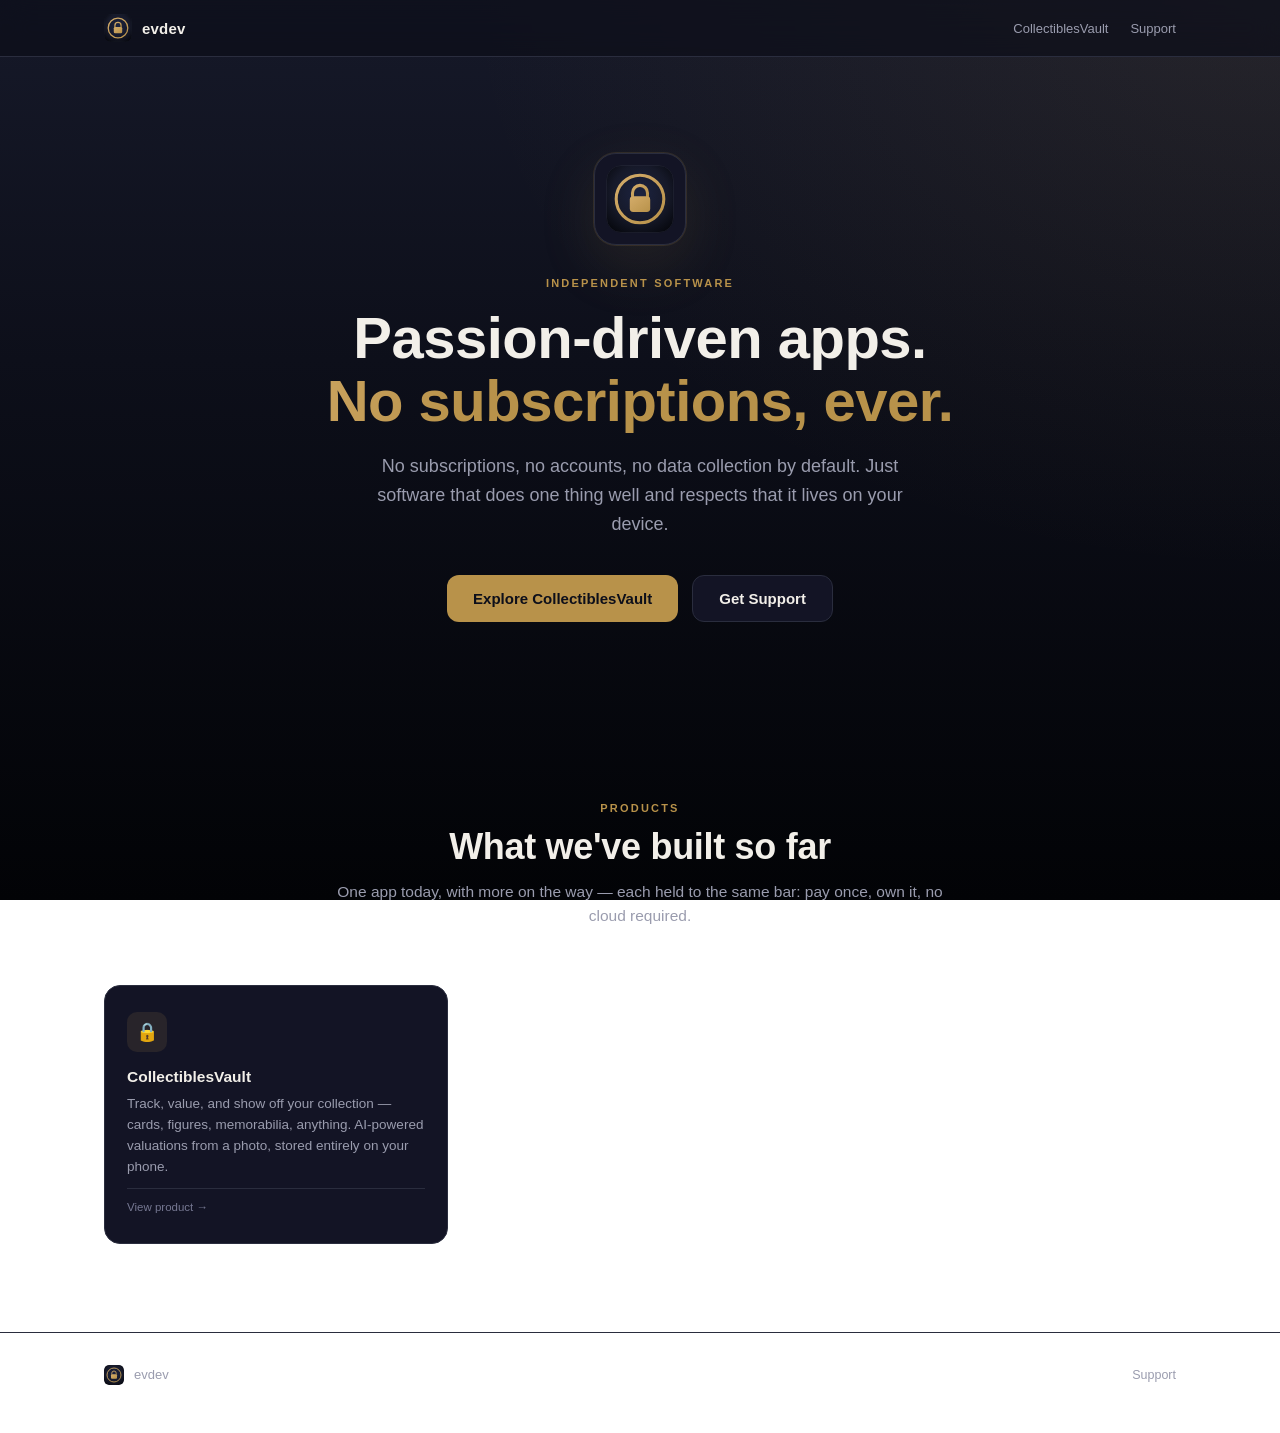
<file: index.html>
<!DOCTYPE html>
<html lang="en">
<head>
<meta charset="UTF-8">
<meta name="viewport" content="width=device-width, initial-scale=1.0">
<title>evdev — Independent software, built simply.</title>
<meta name="description" content="evdev builds small, focused apps with no subscriptions, no accounts, and no data collection — starting with CollectiblesVault.">
<link rel="icon" href="assets/logo.svg">
<link rel="stylesheet" href="styles.css">
</head>
<body>

<nav>
  <div class="wrap">
    <a class="brand" href="index.html">
      <img src="assets/logo.svg" alt="evdev icon">
      evdev
    </a>
    <div class="nav-links">
      <a href="collectiblesvault/index.html">CollectiblesVault</a>
      <a href="support.html">Support</a>
    </div>
  </div>
</nav>

<header class="hero">
  <div class="wrap">
    <div class="hero-icon-ring"><img src="assets/logo.svg" alt=""></div>
    <div class="eyebrow">Independent software</div>
    <h1 class="display">Passion-driven apps.<br><span>No subscriptions, ever.</span></h1>
    <p class="hero-sub">
      No subscriptions, no accounts, no data collection by default. Just software that
      does one thing well and respects that it lives on your device.
    </p>
    <div class="hero-actions">
      <a class="btn-primary" href="collectiblesvault/index.html">Explore CollectiblesVault</a>
      <a class="btn-ghost" href="support.html">Get Support</a>
    </div>
  </div>
</header>

<section id="products">
  <div class="wrap">
    <div class="section-head reveal">
      <div class="eyebrow">Products</div>
      <h2>What we've built so far</h2>
      <p>One app today, with more on the way — each held to the same bar: pay once, own it, no cloud required.</p>
    </div>
    <div class="grid stagger">
      <a class="feature-card reveal" href="collectiblesvault/index.html" style="display:block;">
        <div class="feature-icon">🔒</div>
        <h3>CollectiblesVault</h3>
        <p>Track, value, and show off your collection — cards, figures, memorabilia, anything. AI-powered valuations from a photo, stored entirely on your phone.</p>
        <p class="feature-footnote">View product →</p>
      </a>
    </div>
  </div>
</section>

<footer>
  <div class="wrap">
    <a class="footer-brand" href="index.html">
      <img src="assets/logo.svg" alt="">
      evdev
    </a>
    <div class="footer-links">
      <a href="support.html">Support</a>
    </div>
  </div>
</footer>

<script src="common.js"></script>
</body>
</html>
</file>
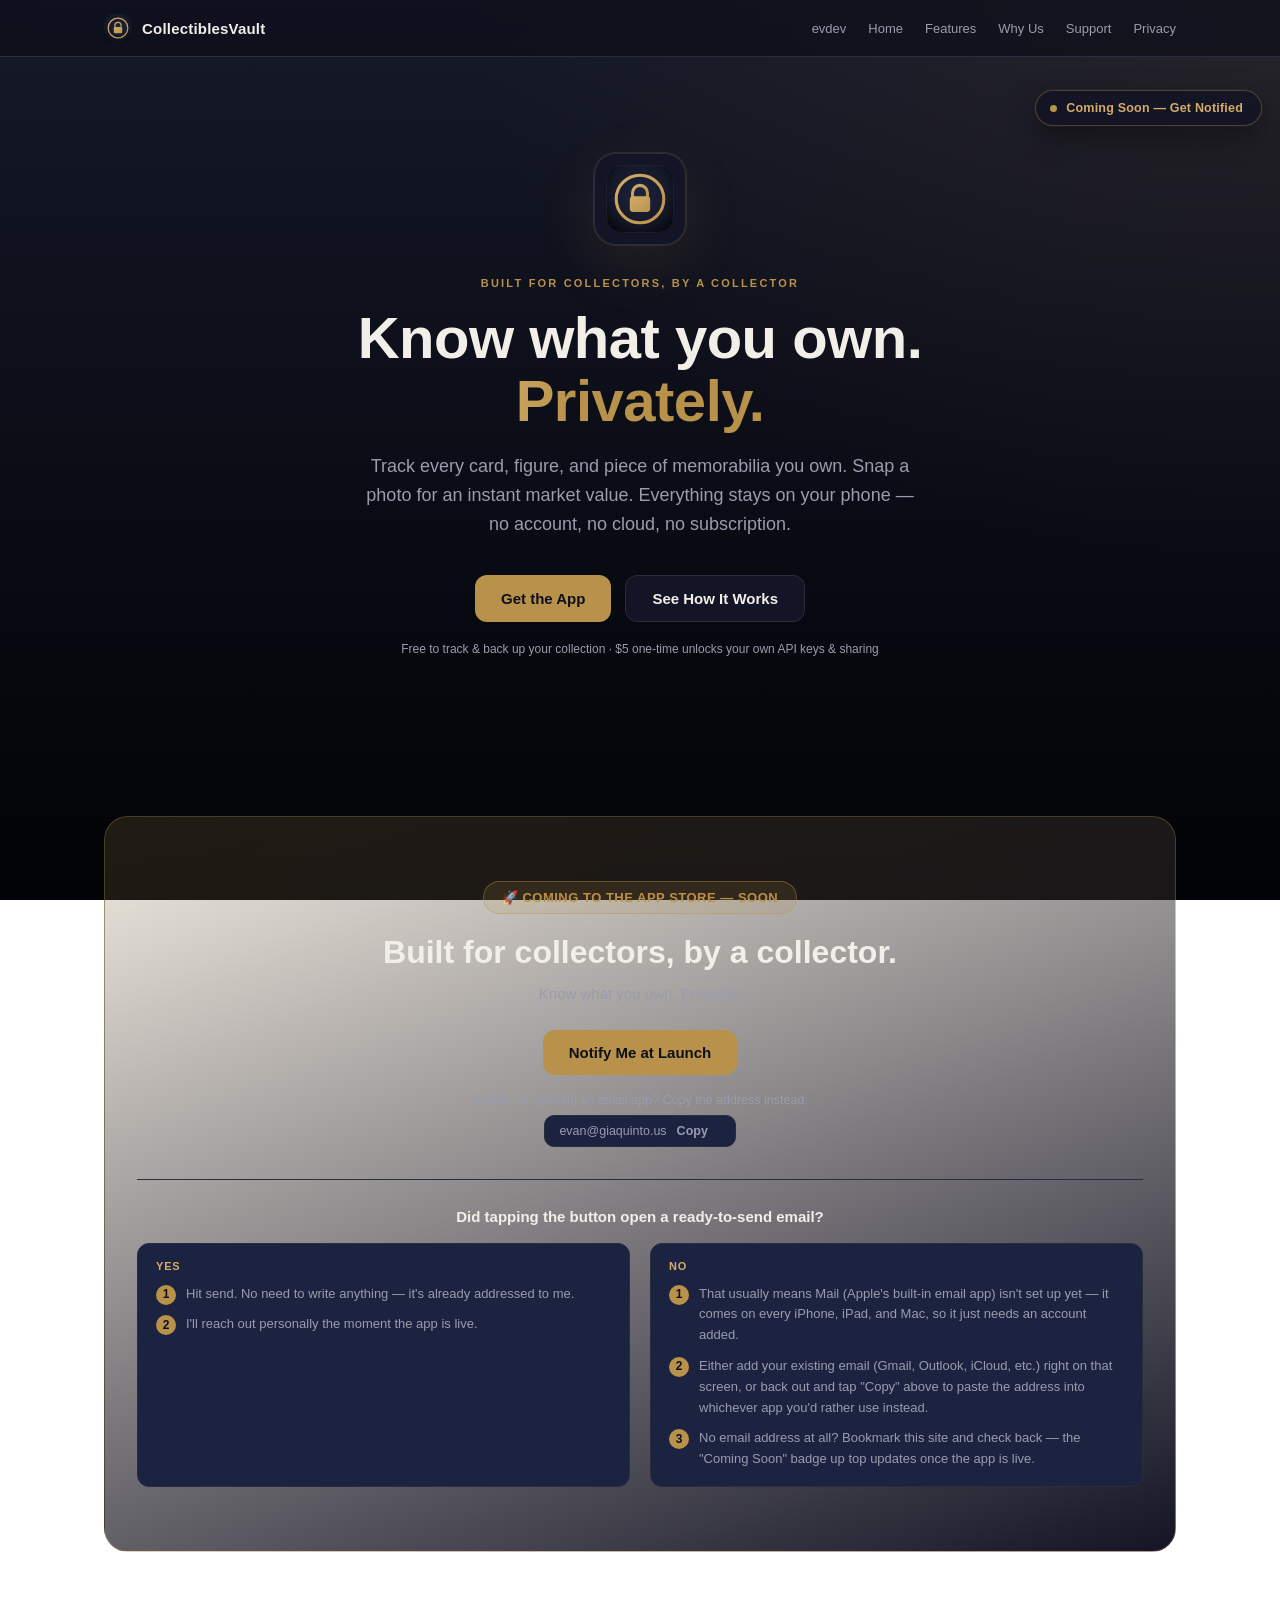
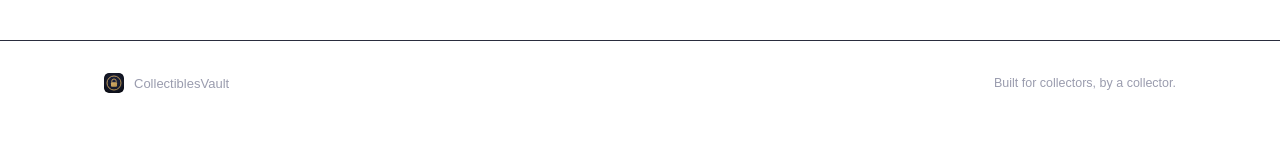
<file: collectiblesvault/index.html>
<!DOCTYPE html>
<html lang="en">
<head>
<meta charset="UTF-8">
<meta name="viewport" content="width=device-width, initial-scale=1.0">
<title>CollectiblesVault — Know What You Own. Privately.</title>
<meta name="description" content="Track, value, and show off your collection — cards, figures, memorabilia, anything. AI-powered valuations from a photo, stored entirely on your phone. Pay once, own it forever. No subscription.">
<link rel="icon" href="../assets/logo.svg">
<link rel="stylesheet" href="../styles.css">
</head>
<body>

<a class="float-badge" href="#get"><span class="float-badge-dot"></span>Coming Soon — Get Notified</a>

<nav>
  <div class="wrap">
    <a class="brand" href="index.html">
      <img src="../assets/logo.svg" alt="CollectiblesVault icon">
      CollectiblesVault
    </a>
    <div class="nav-links">
      <a href="../index.html">evdev</a>
      <a href="index.html">Home</a>
      <a href="features.html">Features</a>
      <a href="why-us.html">Why Us</a>
      <a href="../support.html">Support</a>
      <a href="privacy.html">Privacy</a>
    </div>
  </div>
</nav>

<header class="hero">
  <div class="wrap">
    <div class="hero-icon-ring"><img src="../assets/logo.svg" alt=""></div>
    <div class="eyebrow">Built for collectors, by a collector</div>
    <h1 class="display">Know what you own.<br><span>Privately.</span></h1>
    <p class="hero-sub">
      Track every card, figure, and piece of memorabilia you own. Snap a photo for an
      instant market value. Everything stays on your phone — no account, no cloud, no
      subscription.
    </p>
    <div class="hero-actions">
      <a class="btn-primary" href="#get">Get the App</a>
      <a class="btn-ghost" href="features.html#how">See How It Works</a>
    </div>
    <div class="hero-note">Free to track &amp; back up your collection · $5 one-time unlocks your own API keys &amp; sharing</div>
  </div>
</header>

<section id="get">
  <div class="wrap">
    <div class="cta-block reveal">
      <div class="badge-soon badge-soon-lg">🚀 Coming to the App Store — Soon</div>
      <h2>Built for collectors, by a collector.</h2>
      <p>Know what you own. Privately.</p>
      <a class="btn-primary" href="mailto:evan@giaquinto.us?subject=Notify%20me%20when%20CollectiblesVault%20launches">Notify Me at Launch</a>
      <div class="cta-fallback">
        <span>Button not opening an email app? Copy the address instead:</span>
        <button type="button" class="copy-email" data-email="evan@giaquinto.us">
          <span class="copy-email-text">evan@giaquinto.us</span>
          <span class="copy-email-status">Copy</span>
        </button>
      </div>

      <div class="notify-faq">
        <h3>Did tapping the button open a ready-to-send email?</h3>
        <div class="notify-faq-grid">
          <div class="notify-faq-col">
            <div class="notify-faq-label">Yes</div>
            <ol class="notify-steps">
              <li>Hit send. No need to write anything — it's already addressed to me.</li>
              <li>I'll reach out personally the moment the app is live.</li>
            </ol>
          </div>
          <div class="notify-faq-col">
            <div class="notify-faq-label">No</div>
            <ol class="notify-steps">
              <li>That usually means Mail (Apple's built-in email app) isn't set up yet — it comes on every iPhone, iPad, and Mac, so it just needs an account added.</li>
              <li>Either add your existing email (Gmail, Outlook, iCloud, etc.) right on that screen, or back out and tap "Copy" above to paste the address into whichever app you'd rather use instead.</li>
              <li>No email address at all? Bookmark this site and check back — the "Coming Soon" badge up top updates once the app is live.</li>
            </ol>
          </div>
        </div>
      </div>
    </div>
  </div>
</section>

<footer>
  <div class="wrap">
    <a class="footer-brand" href="index.html">
      <img src="../assets/logo.svg" alt="">
      CollectiblesVault
    </a>
    <div class="footer-links">
      <span>Built for collectors, by a collector.</span>
    </div>
  </div>
</footer>

<script src="../common.js"></script>
<script>
  var copyBtn = document.querySelector('.copy-email');
  if (copyBtn) {
    copyBtn.addEventListener('click', function () {
      var email = copyBtn.getAttribute('data-email');
      var statusEl = copyBtn.querySelector('.copy-email-status');
      var done = function () {
        statusEl.textContent = 'Copied!';
        setTimeout(function () { statusEl.textContent = 'Copy'; }, 2000);
      };
      if (navigator.clipboard && navigator.clipboard.writeText) {
        navigator.clipboard.writeText(email).then(done).catch(done);
      } else {
        var temp = document.createElement('textarea');
        temp.value = email;
        document.body.appendChild(temp);
        temp.select();
        document.execCommand('copy');
        document.body.removeChild(temp);
        done();
      }
    });
  }
</script>
</body>
</html>
</file>
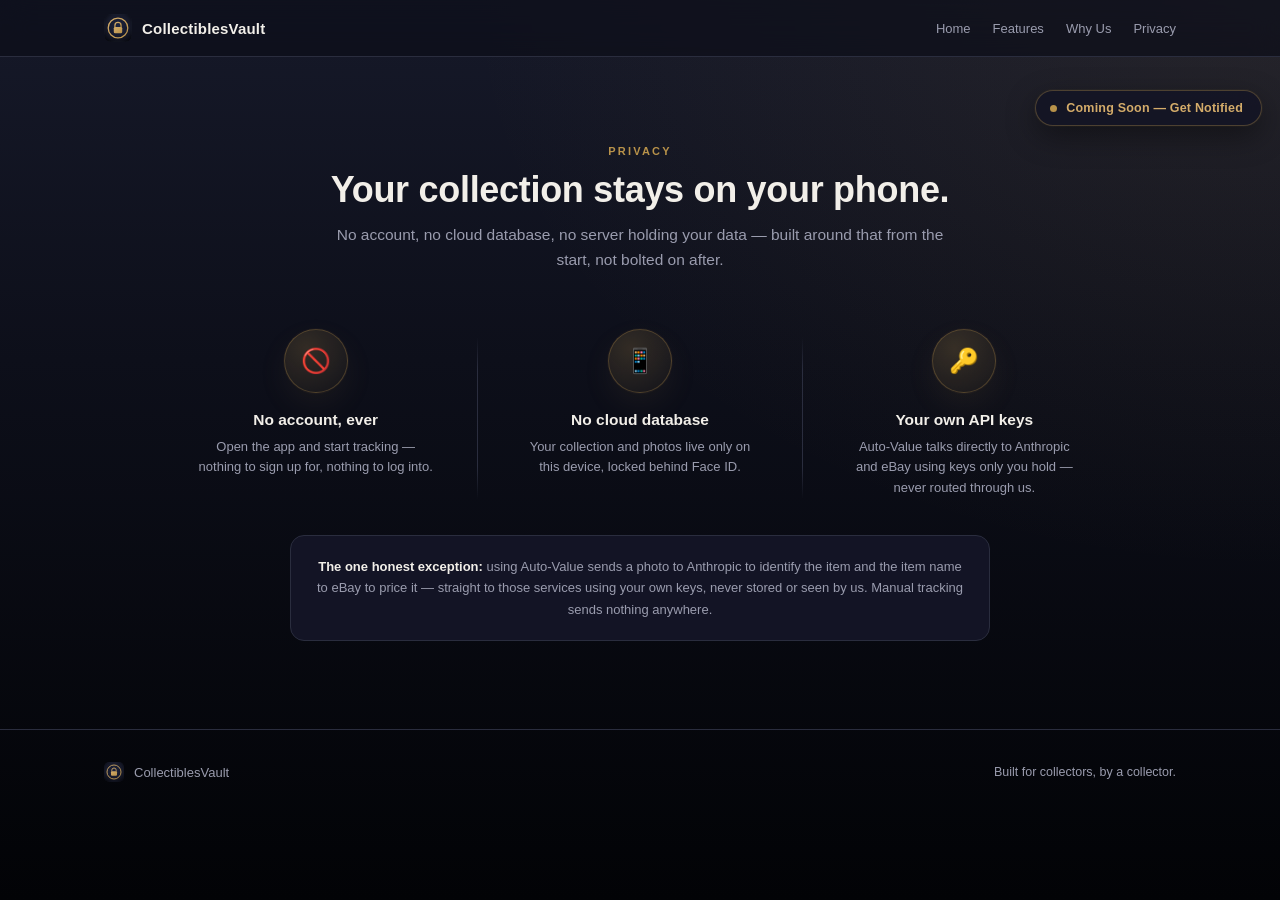
<file: privacy.html>
<!DOCTYPE html>
<html lang="en">
<head>
<meta charset="UTF-8">
<meta name="viewport" content="width=device-width, initial-scale=1.0">
<title>Privacy — CollectiblesVault</title>
<meta name="description" content="Your collection stays on your phone. No account, no cloud database, no server holding your data.">
<link rel="icon" href="assets/logo.svg">
<link rel="stylesheet" href="styles.css">
</head>
<body>

<a class="float-badge" href="index.html#get"><span class="float-badge-dot"></span>Coming Soon — Get Notified</a>

<nav>
  <div class="wrap">
    <a class="brand" href="index.html">
      <img src="assets/logo.svg" alt="CollectiblesVault icon">
      CollectiblesVault
    </a>
    <div class="nav-links">
      <a href="index.html">Home</a>
      <a href="features.html">Features</a>
      <a href="why-us.html">Why Us</a>
      <a href="privacy.html">Privacy</a>
    </div>
  </div>
</nav>

<section id="privacy" class="page-section">
  <div class="wrap">
    <div class="section-head reveal">
      <div class="eyebrow">Privacy</div>
      <h2>Your collection stays on your phone.</h2>
      <p>No account, no cloud database, no server holding your data — built around that from the start, not bolted on after.</p>
    </div>
    <div class="pillar-row stagger">
      <div class="pillar reveal">
        <div class="pillar-badge"><span>🚫</span></div>
        <h3>No account, ever</h3>
        <p>Open the app and start tracking — nothing to sign up for, nothing to log into.</p>
      </div>
      <div class="pillar-divider"></div>
      <div class="pillar reveal">
        <div class="pillar-badge"><span>📱</span></div>
        <h3>No cloud database</h3>
        <p>Your collection and photos live only on this device, locked behind Face ID.</p>
      </div>
      <div class="pillar-divider"></div>
      <div class="pillar reveal">
        <div class="pillar-badge"><span>🔑</span></div>
        <h3>Your own API keys</h3>
        <p>Auto-Value talks directly to Anthropic and eBay using keys only you hold — never routed through us.</p>
      </div>
    </div>
    <p class="privacy-footnote reveal">
      <strong>The one honest exception:</strong> using Auto-Value sends a photo to Anthropic to identify
      the item and the item name to eBay to price it — straight to those services using your own keys,
      never stored or seen by us. Manual tracking sends nothing anywhere.
    </p>
  </div>
</section>

<footer>
  <div class="wrap">
    <a class="footer-brand" href="index.html">
      <img src="assets/logo.svg" alt="">
      CollectiblesVault
    </a>
    <div class="footer-links">
      <span>Built for collectors, by a collector.</span>
    </div>
  </div>
</footer>

<script src="common.js"></script>
</body>
</html>
</file>
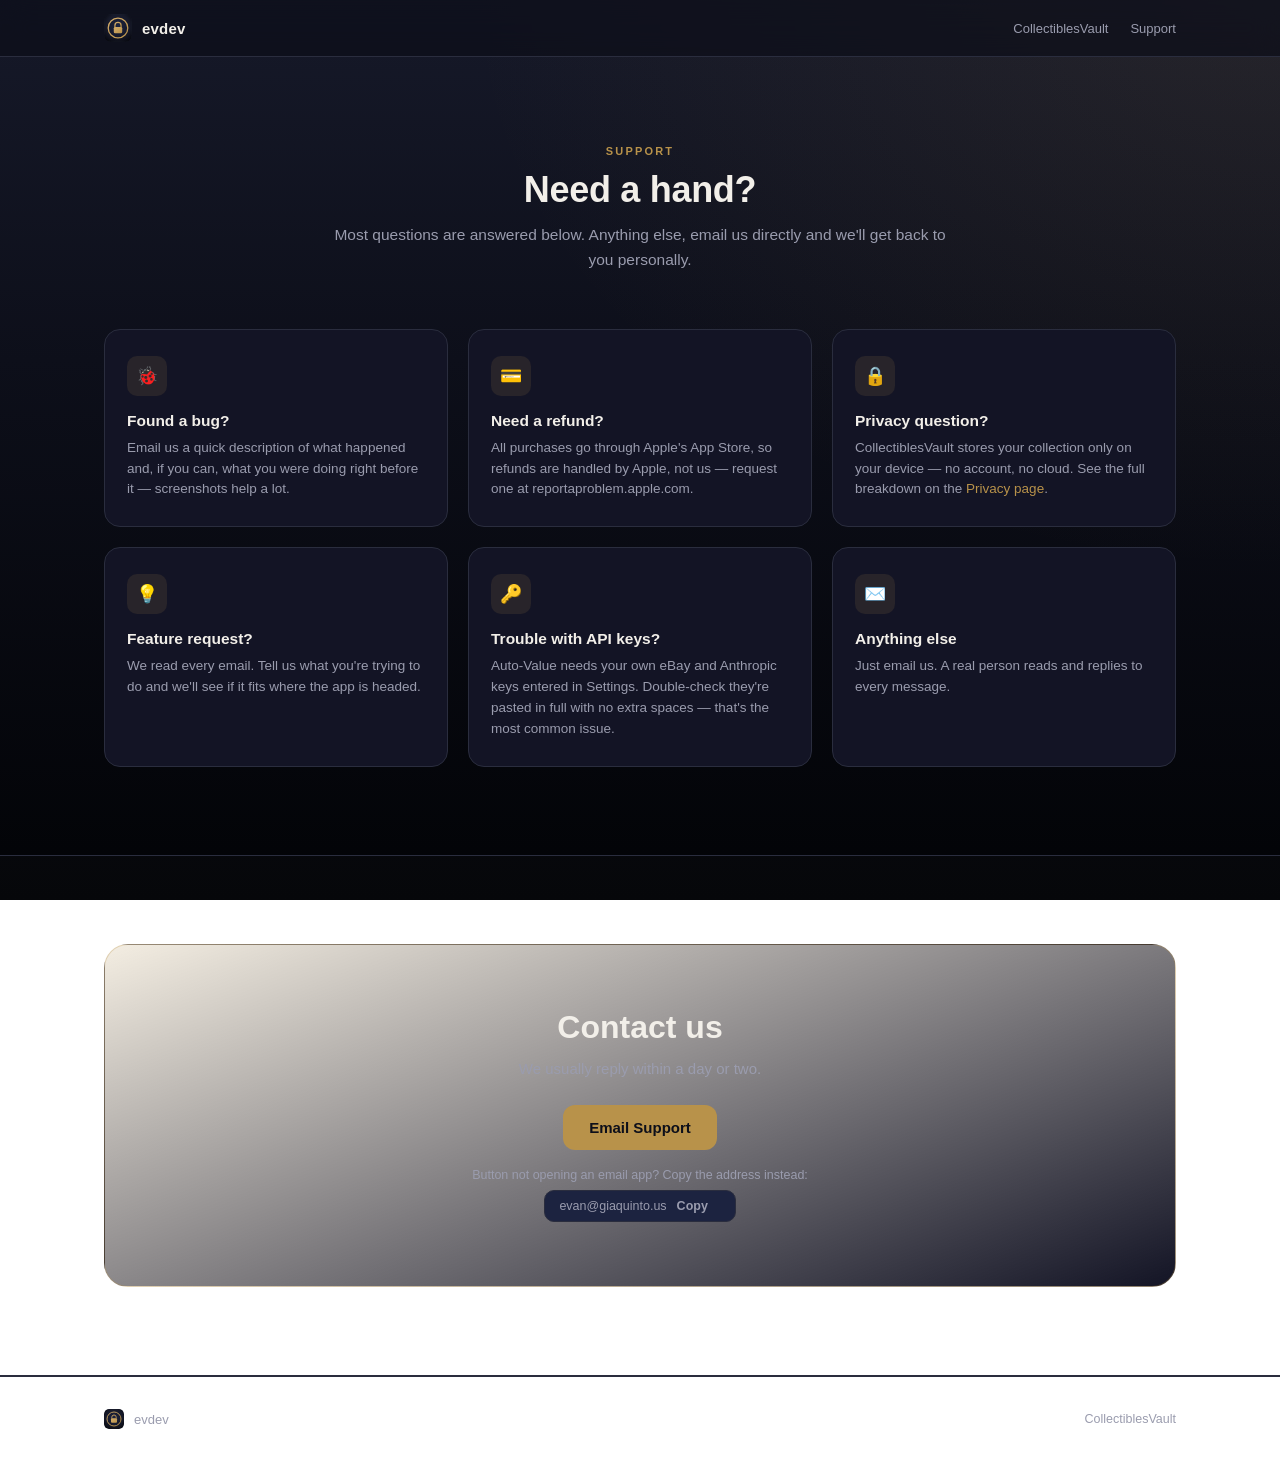
<file: support.html>
<!DOCTYPE html>
<html lang="en">
<head>
<meta charset="UTF-8">
<meta name="viewport" content="width=device-width, initial-scale=1.0">
<title>Support — evdev</title>
<meta name="description" content="Get help with CollectiblesVault or any evdev app — bug reports, refunds, privacy questions, and how to reach us directly.">
<link rel="icon" href="assets/logo.svg">
<link rel="stylesheet" href="styles.css">
</head>
<body>

<nav>
  <div class="wrap">
    <a class="brand" href="index.html">
      <img src="assets/logo.svg" alt="evdev icon">
      evdev
    </a>
    <div class="nav-links">
      <a href="collectiblesvault/index.html">CollectiblesVault</a>
      <a href="support.html">Support</a>
    </div>
  </div>
</nav>

<section id="support" class="page-section">
  <div class="wrap">
    <div class="section-head reveal">
      <div class="eyebrow">Support</div>
      <h2>Need a hand?</h2>
      <p>Most questions are answered below. Anything else, email us directly and we'll get back to you personally.</p>
    </div>
    <div class="grid stagger">
      <div class="feature-card reveal">
        <div class="feature-icon">🐞</div>
        <h3>Found a bug?</h3>
        <p>Email us a quick description of what happened and, if you can, what you were doing right before it — screenshots help a lot.</p>
      </div>
      <div class="feature-card reveal">
        <div class="feature-icon">💳</div>
        <h3>Need a refund?</h3>
        <p>All purchases go through Apple's App Store, so refunds are handled by Apple, not us — request one at reportaproblem.apple.com.</p>
      </div>
      <div class="feature-card reveal">
        <div class="feature-icon">🔒</div>
        <h3>Privacy question?</h3>
        <p>CollectiblesVault stores your collection only on your device — no account, no cloud. See the full breakdown on the <a href="collectiblesvault/privacy.html" style="color: var(--gold);">Privacy page</a>.</p>
      </div>
      <div class="feature-card reveal">
        <div class="feature-icon">💡</div>
        <h3>Feature request?</h3>
        <p>We read every email. Tell us what you're trying to do and we'll see if it fits where the app is headed.</p>
      </div>
      <div class="feature-card reveal">
        <div class="feature-icon">🔑</div>
        <h3>Trouble with API keys?</h3>
        <p>Auto-Value needs your own eBay and Anthropic keys entered in Settings. Double-check they're pasted in full with no extra spaces — that's the most common issue.</p>
      </div>
      <div class="feature-card reveal">
        <div class="feature-icon">✉️</div>
        <h3>Anything else</h3>
        <p>Just email us. A real person reads and replies to every message.</p>
      </div>
    </div>
  </div>
</section>

<section class="alt">
  <div class="wrap">
    <div class="cta-block reveal">
      <h2>Contact us</h2>
      <p>We usually reply within a day or two.</p>
      <a class="btn-primary" href="mailto:evan@giaquinto.us?subject=Support%20Request">Email Support</a>
      <div class="cta-fallback">
        <span>Button not opening an email app? Copy the address instead:</span>
        <button type="button" class="copy-email" data-email="evan@giaquinto.us">
          <span class="copy-email-text">evan@giaquinto.us</span>
          <span class="copy-email-status">Copy</span>
        </button>
      </div>
    </div>
  </div>
</section>

<footer>
  <div class="wrap">
    <a class="footer-brand" href="index.html">
      <img src="assets/logo.svg" alt="">
      evdev
    </a>
    <div class="footer-links">
      <a href="collectiblesvault/index.html">CollectiblesVault</a>
    </div>
  </div>
</footer>

<script src="common.js"></script>
<script>
  var copyBtn = document.querySelector('.copy-email');
  if (copyBtn) {
    copyBtn.addEventListener('click', function () {
      var email = copyBtn.getAttribute('data-email');
      var statusEl = copyBtn.querySelector('.copy-email-status');
      var done = function () {
        statusEl.textContent = 'Copied!';
        setTimeout(function () { statusEl.textContent = 'Copy'; }, 2000);
      };
      if (navigator.clipboard && navigator.clipboard.writeText) {
        navigator.clipboard.writeText(email).then(done).catch(done);
      } else {
        var temp = document.createElement('textarea');
        temp.value = email;
        document.body.appendChild(temp);
        temp.select();
        document.execCommand('copy');
        document.body.removeChild(temp);
        done();
      }
    });
  }
</script>
</body>
</html>
</file>
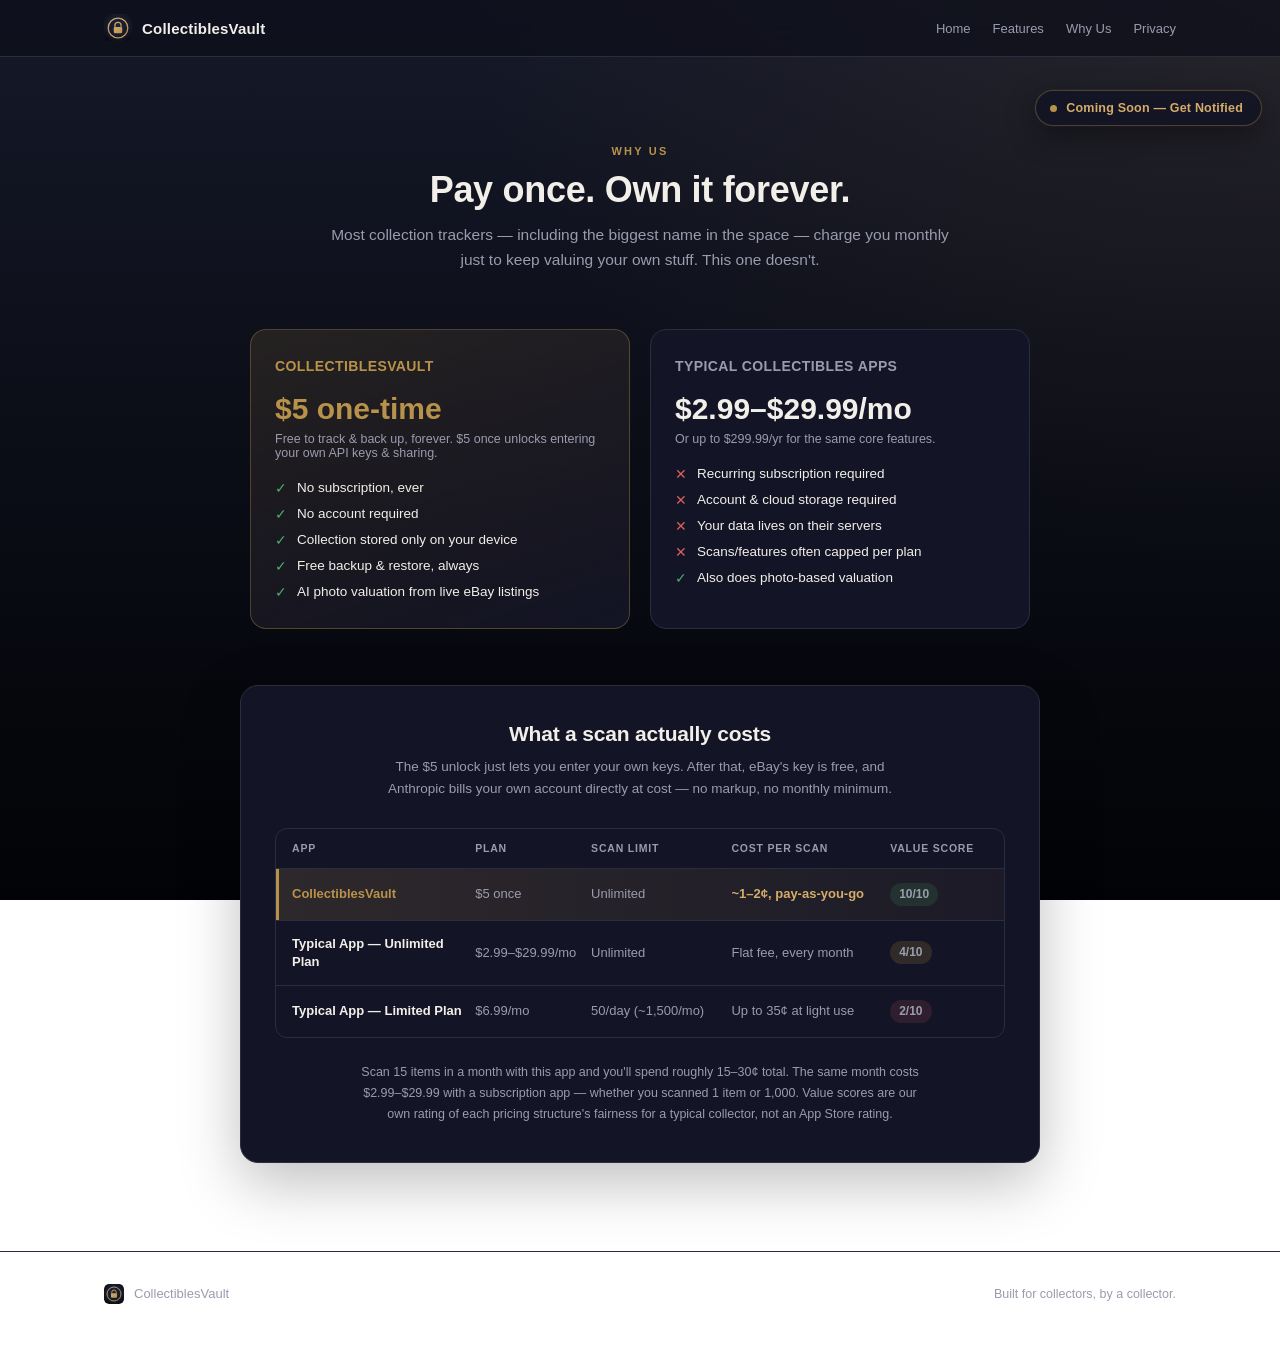
<file: why-us.html>
<!DOCTYPE html>
<html lang="en">
<head>
<meta charset="UTF-8">
<meta name="viewport" content="width=device-width, initial-scale=1.0">
<title>Why Us — CollectiblesVault</title>
<meta name="description" content="Pay once, own it forever. See how CollectiblesVault's one-time $5 unlock compares to typical subscription-based collectible trackers.">
<link rel="icon" href="assets/logo.svg">
<link rel="stylesheet" href="styles.css">
</head>
<body>

<a class="float-badge" href="index.html#get"><span class="float-badge-dot"></span>Coming Soon — Get Notified</a>

<nav>
  <div class="wrap">
    <a class="brand" href="index.html">
      <img src="assets/logo.svg" alt="CollectiblesVault icon">
      CollectiblesVault
    </a>
    <div class="nav-links">
      <a href="index.html">Home</a>
      <a href="features.html">Features</a>
      <a href="why-us.html">Why Us</a>
      <a href="privacy.html">Privacy</a>
    </div>
  </div>
</nav>

<section id="compare" class="page-section">
  <div class="wrap">
    <div class="section-head reveal">
      <div class="eyebrow">Why us</div>
      <h2>Pay once. Own it forever.</h2>
      <p>Most collection trackers — including the biggest name in the space — charge you monthly just to keep valuing your own stuff. This one doesn't.</p>
    </div>
    <div class="compare stagger">
      <div class="compare-card us reveal">
        <h4>CollectiblesVault</h4>
        <div class="compare-price">$5 one-time</div>
        <div class="compare-note">Free to track &amp; back up, forever. $5 once unlocks entering your own API keys &amp; sharing.</div>
        <ul class="compare-list">
          <li><span class="check">✓</span> No subscription, ever</li>
          <li><span class="check">✓</span> No account required</li>
          <li><span class="check">✓</span> Collection stored only on your device</li>
          <li><span class="check">✓</span> Free backup &amp; restore, always</li>
          <li><span class="check">✓</span> AI photo valuation from live eBay listings</li>
        </ul>
      </div>
      <div class="compare-card them reveal">
        <h4>Typical Collectibles Apps</h4>
        <div class="compare-price">$2.99–$29.99/mo</div>
        <div class="compare-note">Or up to $299.99/yr for the same core features.</div>
        <ul class="compare-list">
          <li><span class="cross">✕</span> Recurring subscription required</li>
          <li><span class="cross">✕</span> Account &amp; cloud storage required</li>
          <li><span class="cross">✕</span> Your data lives on their servers</li>
          <li><span class="cross">✕</span> Scans/features often capped per plan</li>
          <li><span class="check">✓</span> Also does photo-based valuation</li>
        </ul>
      </div>
    </div>

    <div class="scan-cost reveal">
      <h3>What a scan actually costs</h3>
      <p class="scan-cost-sub">The $5 unlock just lets you enter your own keys. After that, eBay's key is free, and Anthropic bills your own account directly at cost — no markup, no monthly minimum.</p>
      <div class="scan-table">
        <div class="scan-row scan-head">
          <span>App</span><span>Plan</span><span>Scan limit</span><span>Cost per scan</span><span>Value score</span>
        </div>
        <div class="scan-row scan-us">
          <span>CollectiblesVault</span><span>$5 once</span><span>Unlimited</span><span>~1–2¢, pay-as-you-go</span><span class="value-score score-high">10/10</span>
        </div>
        <div class="scan-row">
          <span>Typical App — Unlimited Plan</span><span>$2.99–$29.99/mo</span><span>Unlimited</span><span>Flat fee, every month</span><span class="value-score score-mid">4/10</span>
        </div>
        <div class="scan-row">
          <span>Typical App — Limited Plan</span><span>$6.99/mo</span><span>50/day (~1,500/mo)</span><span>Up to 35¢ at light use</span><span class="value-score score-low">2/10</span>
        </div>
      </div>
      <p class="scan-cost-foot">Scan 15 items in a month with this app and you'll spend roughly 15–30¢ total. The same month costs $2.99–$29.99 with a subscription app — whether you scanned 1 item or 1,000. Value scores are our own rating of each pricing structure's fairness for a typical collector, not an App Store rating.</p>
    </div>
  </div>
</section>

<footer>
  <div class="wrap">
    <a class="footer-brand" href="index.html">
      <img src="assets/logo.svg" alt="">
      CollectiblesVault
    </a>
    <div class="footer-links">
      <span>Built for collectors, by a collector.</span>
    </div>
  </div>
</footer>

<script src="common.js"></script>
</body>
</html>
</file>
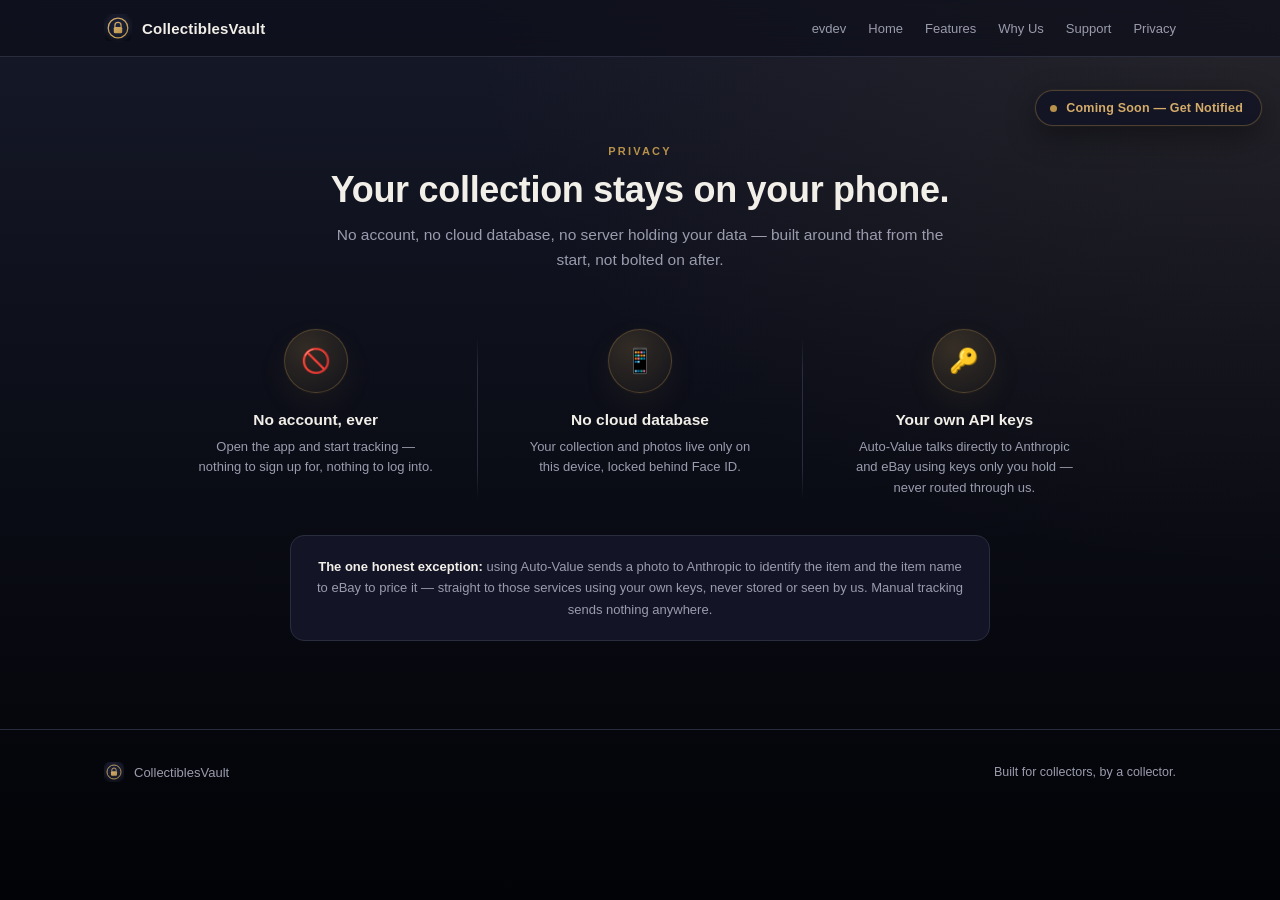
<file: collectiblesvault/privacy.html>
<!DOCTYPE html>
<html lang="en">
<head>
<meta charset="UTF-8">
<meta name="viewport" content="width=device-width, initial-scale=1.0">
<title>Privacy — CollectiblesVault</title>
<meta name="description" content="Your collection stays on your phone. No account, no cloud database, no server holding your data.">
<link rel="icon" href="../assets/logo.svg">
<link rel="stylesheet" href="../styles.css">
</head>
<body>

<a class="float-badge" href="index.html#get"><span class="float-badge-dot"></span>Coming Soon — Get Notified</a>

<nav>
  <div class="wrap">
    <a class="brand" href="index.html">
      <img src="../assets/logo.svg" alt="CollectiblesVault icon">
      CollectiblesVault
    </a>
    <div class="nav-links">
      <a href="../index.html">evdev</a>
      <a href="index.html">Home</a>
      <a href="features.html">Features</a>
      <a href="why-us.html">Why Us</a>
      <a href="../support.html">Support</a>
      <a href="privacy.html">Privacy</a>
    </div>
  </div>
</nav>

<section id="privacy" class="page-section">
  <div class="wrap">
    <div class="section-head reveal">
      <div class="eyebrow">Privacy</div>
      <h2>Your collection stays on your phone.</h2>
      <p>No account, no cloud database, no server holding your data — built around that from the start, not bolted on after.</p>
    </div>
    <div class="pillar-row stagger">
      <div class="pillar reveal">
        <div class="pillar-badge"><span>🚫</span></div>
        <h3>No account, ever</h3>
        <p>Open the app and start tracking — nothing to sign up for, nothing to log into.</p>
      </div>
      <div class="pillar-divider"></div>
      <div class="pillar reveal">
        <div class="pillar-badge"><span>📱</span></div>
        <h3>No cloud database</h3>
        <p>Your collection and photos live only on this device, locked behind Face ID.</p>
      </div>
      <div class="pillar-divider"></div>
      <div class="pillar reveal">
        <div class="pillar-badge"><span>🔑</span></div>
        <h3>Your own API keys</h3>
        <p>Auto-Value talks directly to Anthropic and eBay using keys only you hold — never routed through us.</p>
      </div>
    </div>
    <p class="privacy-footnote reveal">
      <strong>The one honest exception:</strong> using Auto-Value sends a photo to Anthropic to identify
      the item and the item name to eBay to price it — straight to those services using your own keys,
      never stored or seen by us. Manual tracking sends nothing anywhere.
    </p>
  </div>
</section>

<footer>
  <div class="wrap">
    <a class="footer-brand" href="index.html">
      <img src="../assets/logo.svg" alt="">
      CollectiblesVault
    </a>
    <div class="footer-links">
      <span>Built for collectors, by a collector.</span>
    </div>
  </div>
</footer>

<script src="../common.js"></script>
</body>
</html>
</file>
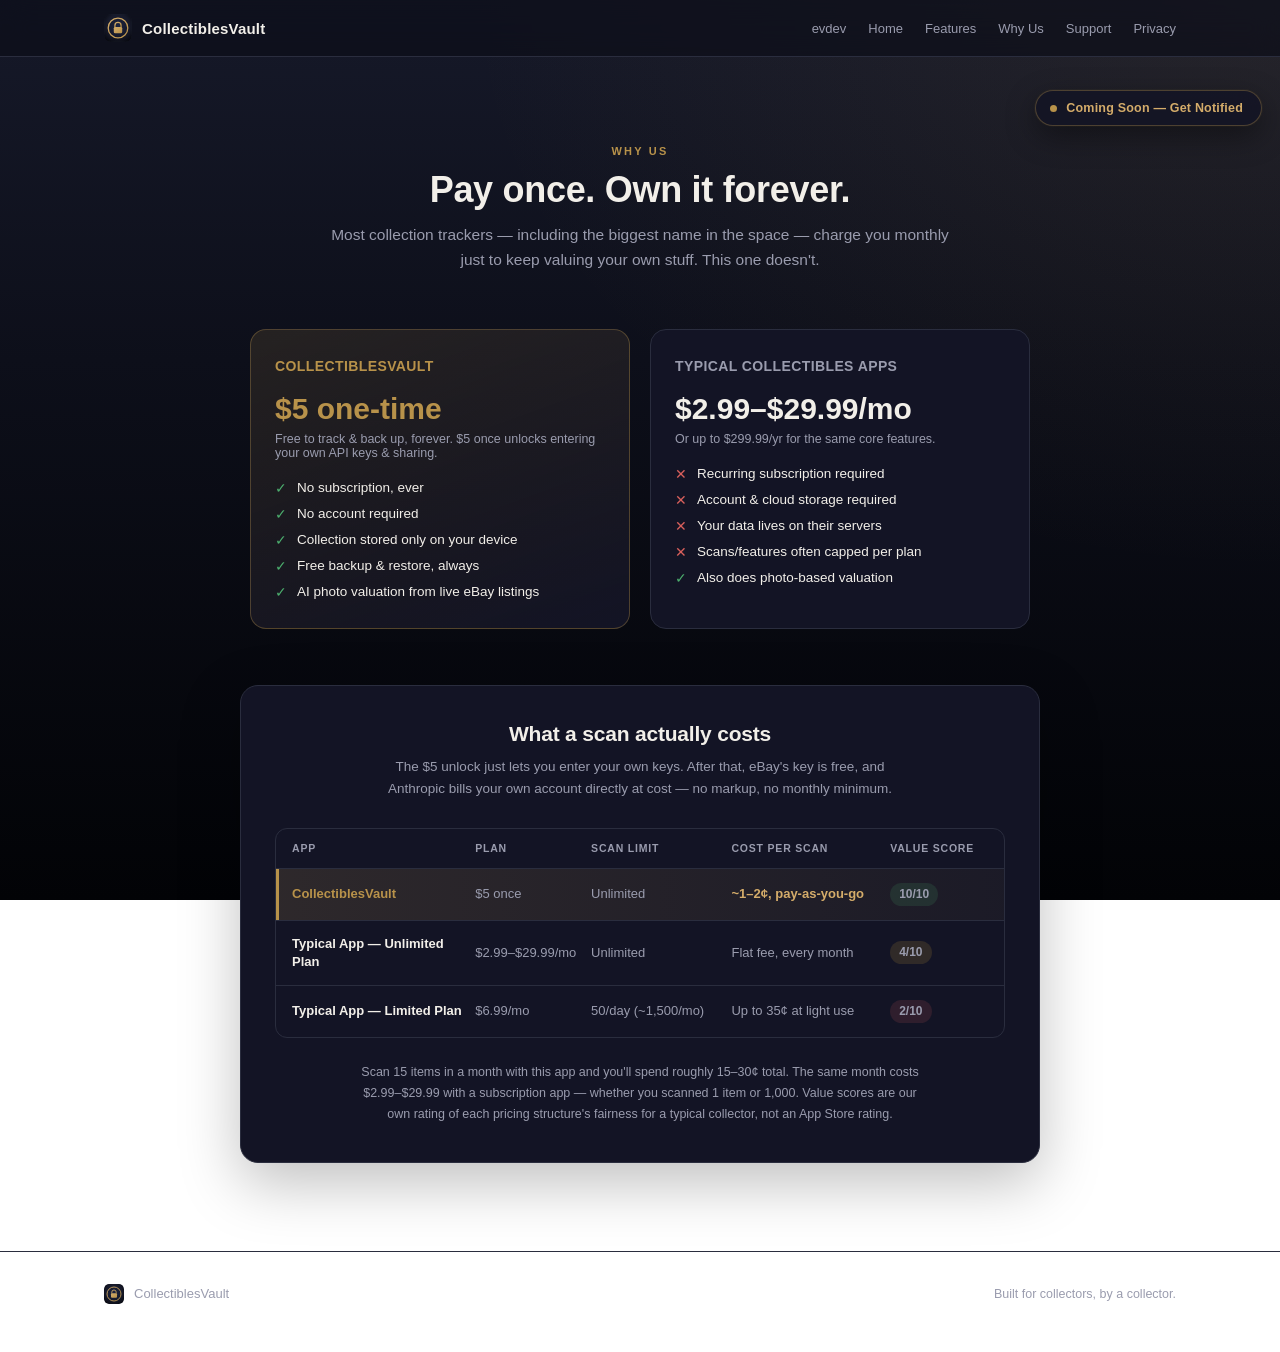
<file: collectiblesvault/why-us.html>
<!DOCTYPE html>
<html lang="en">
<head>
<meta charset="UTF-8">
<meta name="viewport" content="width=device-width, initial-scale=1.0">
<title>Why Us — CollectiblesVault</title>
<meta name="description" content="Pay once, own it forever. See how CollectiblesVault's one-time $5 unlock compares to typical subscription-based collectible trackers.">
<link rel="icon" href="../assets/logo.svg">
<link rel="stylesheet" href="../styles.css">
</head>
<body>

<a class="float-badge" href="index.html#get"><span class="float-badge-dot"></span>Coming Soon — Get Notified</a>

<nav>
  <div class="wrap">
    <a class="brand" href="index.html">
      <img src="../assets/logo.svg" alt="CollectiblesVault icon">
      CollectiblesVault
    </a>
    <div class="nav-links">
      <a href="../index.html">evdev</a>
      <a href="index.html">Home</a>
      <a href="features.html">Features</a>
      <a href="why-us.html">Why Us</a>
      <a href="../support.html">Support</a>
      <a href="privacy.html">Privacy</a>
    </div>
  </div>
</nav>

<section id="compare" class="page-section">
  <div class="wrap">
    <div class="section-head reveal">
      <div class="eyebrow">Why us</div>
      <h2>Pay once. Own it forever.</h2>
      <p>Most collection trackers — including the biggest name in the space — charge you monthly just to keep valuing your own stuff. This one doesn't.</p>
    </div>
    <div class="compare stagger">
      <div class="compare-card us reveal">
        <h4>CollectiblesVault</h4>
        <div class="compare-price">$5 one-time</div>
        <div class="compare-note">Free to track &amp; back up, forever. $5 once unlocks entering your own API keys &amp; sharing.</div>
        <ul class="compare-list">
          <li><span class="check">✓</span> No subscription, ever</li>
          <li><span class="check">✓</span> No account required</li>
          <li><span class="check">✓</span> Collection stored only on your device</li>
          <li><span class="check">✓</span> Free backup &amp; restore, always</li>
          <li><span class="check">✓</span> AI photo valuation from live eBay listings</li>
        </ul>
      </div>
      <div class="compare-card them reveal">
        <h4>Typical Collectibles Apps</h4>
        <div class="compare-price">$2.99–$29.99/mo</div>
        <div class="compare-note">Or up to $299.99/yr for the same core features.</div>
        <ul class="compare-list">
          <li><span class="cross">✕</span> Recurring subscription required</li>
          <li><span class="cross">✕</span> Account &amp; cloud storage required</li>
          <li><span class="cross">✕</span> Your data lives on their servers</li>
          <li><span class="cross">✕</span> Scans/features often capped per plan</li>
          <li><span class="check">✓</span> Also does photo-based valuation</li>
        </ul>
      </div>
    </div>

    <div class="scan-cost reveal">
      <h3>What a scan actually costs</h3>
      <p class="scan-cost-sub">The $5 unlock just lets you enter your own keys. After that, eBay's key is free, and Anthropic bills your own account directly at cost — no markup, no monthly minimum.</p>
      <div class="scan-table">
        <div class="scan-row scan-head">
          <span>App</span><span>Plan</span><span>Scan limit</span><span>Cost per scan</span><span>Value score</span>
        </div>
        <div class="scan-row scan-us">
          <span>CollectiblesVault</span><span>$5 once</span><span>Unlimited</span><span>~1–2¢, pay-as-you-go</span><span class="value-score score-high">10/10</span>
        </div>
        <div class="scan-row">
          <span>Typical App — Unlimited Plan</span><span>$2.99–$29.99/mo</span><span>Unlimited</span><span>Flat fee, every month</span><span class="value-score score-mid">4/10</span>
        </div>
        <div class="scan-row">
          <span>Typical App — Limited Plan</span><span>$6.99/mo</span><span>50/day (~1,500/mo)</span><span>Up to 35¢ at light use</span><span class="value-score score-low">2/10</span>
        </div>
      </div>
      <p class="scan-cost-foot">Scan 15 items in a month with this app and you'll spend roughly 15–30¢ total. The same month costs $2.99–$29.99 with a subscription app — whether you scanned 1 item or 1,000. Value scores are our own rating of each pricing structure's fairness for a typical collector, not an App Store rating.</p>
    </div>
  </div>
</section>

<footer>
  <div class="wrap">
    <a class="footer-brand" href="index.html">
      <img src="../assets/logo.svg" alt="">
      CollectiblesVault
    </a>
    <div class="footer-links">
      <span>Built for collectors, by a collector.</span>
    </div>
  </div>
</footer>

<script src="../common.js"></script>
</body>
</html>
</file>
<file: styles.css>
:root {
  --navy: #0d0f1a;
  --navy-deep: #020306;
  --navy-rich: #161929;
  --card: #131425;
  --border: #2a2d3e;
  --raised: #1c2340;
  --white: #f2efe9;
  --muted: #9a9cae;
  --gold: #b8924a;
  --gold-bright: #d4ac6a;
  --green: #4caf6e;
  --red: #d9605c;
}

* { box-sizing: border-box; }

html { scroll-behavior: smooth; }

html, body { overflow-x: hidden; max-width: 100%; }
body {
  margin: 0;
  font-family: -apple-system, BlinkMacSystemFont, "SF Pro Text", "Segoe UI", Helvetica, Arial, sans-serif;
  background: radial-gradient(ellipse at top right, rgba(184, 146, 74, 0.10), transparent 45%),
              linear-gradient(180deg, var(--navy-rich) 0%, var(--navy) 40%, var(--navy-deep) 100%);
  background-attachment: fixed;
  color: var(--white);
  -webkit-font-smoothing: antialiased;
}

a { color: inherit; text-decoration: none; }

.wrap {
  max-width: 1120px;
  margin: 0 auto;
  padding: 0 24px;
}

/* ---------- Nav ---------- */
nav {
  position: sticky;
  top: 0;
  z-index: 20;
  backdrop-filter: blur(14px);
  background: rgba(13, 15, 26, 0.72);
  border-bottom: 1px solid var(--border);
}
nav .wrap {
  display: flex;
  align-items: center;
  justify-content: space-between;
  padding-top: 14px;
  padding-bottom: 14px;
}
.brand {
  display: flex;
  align-items: center;
  gap: 10px;
  font-weight: 700;
  font-size: 15px;
  letter-spacing: 0.2px;
}
.brand img { width: 28px; height: 28px; border-radius: 7px; }
.nav-links {
  display: flex;
  flex-wrap: wrap;
  justify-content: flex-end;
  gap: 10px 22px;
  font-size: 13px;
  color: var(--muted);
}
.nav-links a:hover { color: var(--gold); }
@media (max-width: 640px) {
  nav .wrap { flex-wrap: wrap; row-gap: 10px; }
  .nav-links { width: 100%; justify-content: center; gap: 8px 16px; font-size: 12.5px; }
}
.nav-cta {
  font-size: 13px;
  font-weight: 600;
  color: var(--navy);
  background: var(--gold);
  padding: 9px 18px;
  border-radius: 8px;
  white-space: nowrap;
}
.nav-cta:hover { background: var(--gold-bright); color: var(--navy); }

/* ---------- Hero ---------- */
header.hero {
  padding: 96px 0 72px;
  text-align: center;
  position: relative;
  overflow: hidden;
}
header.hero .hero-icon-ring,
header.hero .eyebrow,
header.hero h1.display,
header.hero .hero-sub,
header.hero .hero-actions,
header.hero .hero-note {
  opacity: 0;
  transform: translateY(16px);
  animation: heroIn 0.7s cubic-bezier(0.2, 0.7, 0.3, 1) forwards;
}
header.hero .hero-icon-ring { animation-delay: 0.05s; }
header.hero .eyebrow        { animation-delay: 0.16s; }
header.hero h1.display      { animation-delay: 0.26s; }
header.hero .hero-sub       { animation-delay: 0.40s; }
header.hero .hero-actions   { animation-delay: 0.52s; }
header.hero .hero-note      { animation-delay: 0.64s; }
@keyframes heroIn {
  to { opacity: 1; transform: translateY(0); }
}
@media (prefers-reduced-motion: reduce) {
  header.hero .hero-icon-ring, header.hero .eyebrow, header.hero h1.display,
  header.hero .hero-sub, header.hero .hero-actions, header.hero .hero-note {
    animation: none; opacity: 1; transform: none;
  }
}

/* ---------- Scroll reveal ---------- */
.reveal {
  opacity: 0;
  transform: translateY(22px);
  transition: opacity 0.6s cubic-bezier(0.2, 0.7, 0.3, 1), transform 0.6s cubic-bezier(0.2, 0.7, 0.3, 1);
}
.reveal.is-visible { opacity: 1; transform: translateY(0); }
.stagger > .reveal:nth-child(1) { transition-delay: 0s; }
.stagger > .reveal:nth-child(2) { transition-delay: 0.08s; }
.stagger > .reveal:nth-child(3) { transition-delay: 0.16s; }
.stagger > .reveal:nth-child(4) { transition-delay: 0.24s; }
.stagger > .reveal:nth-child(5) { transition-delay: 0.32s; }
.stagger > .reveal:nth-child(6) { transition-delay: 0.40s; }
@media (prefers-reduced-motion: reduce) {
  .reveal { opacity: 1; transform: none; transition: none; }
}
.eyebrow {
  font-size: 11px;
  font-weight: 700;
  letter-spacing: 2.2px;
  text-transform: uppercase;
  color: var(--gold);
  margin-bottom: 18px;
}
h1.display {
  font-size: clamp(34px, 6vw, 58px);
  line-height: 1.08;
  font-weight: 700;
  margin: 0 auto 20px;
  max-width: 780px;
  letter-spacing: -0.5px;
}
h1.display span {
  background: linear-gradient(100deg, var(--gold) 30%, var(--gold-bright) 45%, #f0dca8 50%, var(--gold-bright) 55%, var(--gold) 70%);
  background-size: 260% 100%;
  background-position: 100% 0;
  -webkit-background-clip: text;
  background-clip: text;
  color: transparent;
  animation: shimmer 4.5s ease-in-out 1.6s infinite;
}
@keyframes shimmer {
  0% { background-position: 160% 0; }
  45%, 100% { background-position: -60% 0; }
}
@media (prefers-reduced-motion: reduce) {
  h1.display span { animation: none; color: var(--gold); background: none; }
}
.hero-sub {
  font-size: 18px;
  line-height: 1.6;
  color: var(--muted);
  max-width: 560px;
  margin: 0 auto 36px;
}
.hero-actions {
  display: flex;
  gap: 14px;
  justify-content: center;
  flex-wrap: wrap;
  margin-bottom: 20px;
}
.btn-primary, .btn-ghost {
  font-size: 15px;
  font-weight: 600;
  padding: 14px 26px;
  border-radius: 12px;
  display: inline-flex;
  align-items: center;
  gap: 8px;
}
.btn-primary { background: var(--gold); color: var(--navy); }
.btn-primary:hover { background: var(--gold-bright); }
.btn-ghost {
  background: var(--card);
  border: 1px solid var(--border);
  color: var(--white);
}
.btn-ghost:hover { border-color: var(--gold); color: var(--gold); }
.hero-note { font-size: 12px; color: var(--muted); }

.hero-icon-ring {
  width: 92px;
  height: 92px;
  margin: 0 auto 32px;
  border-radius: 22px;
  display: flex;
  align-items: center;
  justify-content: center;
  background: var(--card);
  border: 1px solid var(--border);
  box-shadow: 0 0 0 1px rgba(184,146,74,0.15), 0 20px 60px rgba(184,146,74,0.12);
}
.hero-icon-ring img { width: 68px; height: 68px; border-radius: 16px; }

/* ---------- Sections ---------- */
section { padding: 88px 0; }
section.alt { background: rgba(255,255,255,0.015); border-top: 1px solid var(--border); border-bottom: 1px solid var(--border); }

.section-head {
  text-align: center;
  max-width: 620px;
  margin: 0 auto 56px;
}
.section-head .eyebrow { margin-bottom: 12px; }
.section-head h2 {
  font-size: clamp(26px, 4vw, 36px);
  font-weight: 700;
  margin: 0 0 12px;
  letter-spacing: -0.3px;
}
.section-head p { color: var(--muted); font-size: 15.5px; line-height: 1.6; margin: 0; }

/* ---------- Feature grid ---------- */
.grid {
  display: grid;
  grid-template-columns: repeat(3, 1fr);
  gap: 20px;
}
@media (max-width: 860px) { .grid { grid-template-columns: repeat(2, 1fr); } }
@media (max-width: 560px) { .grid { grid-template-columns: 1fr; } }

.feature-card {
  background: var(--card);
  border: 1px solid var(--border);
  border-radius: 16px;
  padding: 26px 22px;
}
.feature-icon {
  width: 40px;
  height: 40px;
  border-radius: 10px;
  background: rgba(184, 146, 74, 0.12);
  display: flex;
  align-items: center;
  justify-content: center;
  margin-bottom: 16px;
  font-size: 18px;
  color: var(--gold);
}
.feature-card h3 { font-size: 15.5px; font-weight: 600; margin: 0 0 8px; }
.feature-card p { font-size: 13.5px; color: var(--muted); line-height: 1.55; margin: 0; }
.feature-footnote {
  font-size: 11.5px !important;
  color: #767892 !important;
  margin-top: 10px !important;
  padding-top: 10px;
  border-top: 1px solid var(--border);
}

/* ---------- Comparison ---------- */
.compare {
  display: grid;
  grid-template-columns: 1fr 1fr;
  gap: 20px;
  max-width: 780px;
  margin: 0 auto;
}
@media (max-width: 700px) { .compare { grid-template-columns: 1fr; } }
.compare-card {
  border-radius: 16px;
  padding: 28px 24px;
  border: 1px solid var(--border);
}
.compare-card.us { background: linear-gradient(160deg, rgba(184,146,74,0.14), var(--card)); border-color: rgba(184,146,74,0.35); }
.compare-card.them { background: var(--card); }
.compare-card h4 { margin: 0 0 18px; font-size: 14px; letter-spacing: 0.4px; text-transform: uppercase; color: var(--muted); }
.compare-card.us h4 { color: var(--gold); }
.compare-price { font-size: 30px; font-weight: 700; margin-bottom: 6px; }
.compare-card.us .compare-price { color: var(--gold); }
.compare-note { font-size: 12.5px; color: var(--muted); margin-bottom: 20px; }
.compare-list { list-style: none; margin: 0; padding: 0; display: flex; flex-direction: column; gap: 10px; }
.compare-list li { font-size: 13.5px; display: flex; gap: 10px; align-items: flex-start; }
.check { color: var(--green); flex-shrink: 0; }
.cross { color: var(--red); flex-shrink: 0; }

/* ---------- Scan cost table ---------- */
.scan-cost {
  max-width: 800px;
  margin: 56px auto 0;
  background: var(--card);
  border: 1px solid var(--border);
  border-radius: 18px;
  padding: 36px 34px;
  box-shadow: 0 20px 60px rgba(0,0,0,0.25);
}
.scan-cost h3 {
  font-size: 21px;
  font-weight: 700;
  margin: 0 0 10px;
  text-align: center;
  letter-spacing: -0.2px;
}
.scan-cost-sub {
  font-size: 13.5px;
  color: var(--muted);
  text-align: center;
  max-width: 540px;
  margin: 0 auto 28px;
  line-height: 1.65;
}
.scan-table {
  display: flex;
  flex-direction: column;
  border-radius: 12px;
  overflow: hidden;
  border: 1px solid var(--border);
}
.scan-row {
  display: grid;
  grid-template-columns: 1.4fr 0.85fr 1.05fr 1.2fr 0.8fr;
  gap: 12px;
  padding: 14px 16px;
  align-items: center;
  border-bottom: 1px solid var(--border);
}
.scan-row:last-child { border-bottom: none; }
.scan-row span { font-size: 13px; line-height: 1.4; }
.scan-row span:first-child { color: var(--white); font-weight: 600; }
.scan-row span:not(:first-child) { color: var(--muted); }
.scan-head {
  background: var(--sunken);
  padding: 12px 16px;
}
.scan-head span {
  font-size: 10.5px;
  text-transform: uppercase;
  letter-spacing: 0.8px;
  font-weight: 700;
  color: var(--muted) !important;
}
.scan-us {
  background: linear-gradient(90deg, rgba(184,146,74,0.16), rgba(184,146,74,0.05));
  position: relative;
}
.scan-us::before {
  content: "";
  position: absolute;
  left: 0; top: 0; bottom: 0;
  width: 3px;
  background: var(--gold);
}
.scan-us span:first-child { color: var(--gold); font-weight: 700; }
.scan-us span:nth-child(4) { color: var(--gold-bright); font-weight: 700; }

.value-score {
  display: inline-block;
  font-size: 12px !important;
  font-weight: 700;
  padding: 3px 9px;
  border-radius: 999px;
  text-align: center;
  width: fit-content;
}
.score-high { color: var(--green); background: rgba(76, 175, 110, 0.14); }
.score-mid  { color: #e0b23c; background: rgba(224, 178, 60, 0.14); }
.score-low  { color: var(--red); background: rgba(217, 96, 92, 0.14); }

.scan-cost-foot {
  font-size: 12.5px;
  color: var(--muted);
  text-align: center;
  max-width: 560px;
  margin: 24px auto 0;
  line-height: 1.7;
}
@media (max-width: 640px) {
  .scan-cost { padding: 28px 20px; }
  .scan-head { display: none; }
  .scan-row {
    grid-template-columns: 1fr 1fr;
    grid-template-areas: "app app" "plan limit" "cost score";
    row-gap: 6px;
    padding: 16px;
  }
  .scan-row span:nth-child(1) { grid-area: app; font-size: 14px; }
  .scan-row span:nth-child(2) { grid-area: plan; }
  .scan-row span:nth-child(3) { grid-area: limit; text-align: right; }
  .scan-row span:nth-child(4) {
    grid-area: cost;
    padding-top: 6px;
    margin-top: 4px;
    border-top: 1px solid var(--border);
    font-weight: 600;
  }
  .scan-row span:nth-child(5) {
    grid-area: score;
    padding-top: 6px;
    margin-top: 4px;
    border-top: 1px solid var(--border);
    justify-self: end;
  }
  .scan-us span:nth-child(4), .scan-us span:nth-child(5) { border-top-color: rgba(184,146,74,0.3); }
}

/* ---------- Video ---------- */
.video-frame {
  position: relative;
  max-width: 720px;
  margin: 0 auto;
  border-radius: 20px;
  overflow: hidden;
  border: 1px solid var(--border);
  background: var(--card);
  box-shadow: 0 30px 80px rgba(0,0,0,0.35);
}
.video-frame video {
  display: block;
  width: 100%;
  height: auto;
  aspect-ratio: 16 / 9;
  object-fit: cover;
  background: var(--navy-deep);
}
/* Rendered by JS from the metadata track (see index.html) rather than native cue positioning —
   this recording is a portrait phone screen letterboxed inside a 16:9 frame with black bars on
   both sides and no top/bottom margin, so captions live in the right-hand bar instead of the
   bottom-center default, which would otherwise sit on top of the app's own UI. */
.video-caption-overlay {
  position: absolute;
  top: 50%;
  right: 3%;
  width: 31%;
  transform: translateY(-50%);
  text-align: center;
  color: var(--gold-bright);
  background: rgba(13, 15, 26, 0.82);
  font-family: -apple-system, BlinkMacSystemFont, "SF Pro Text", "Segoe UI", Helvetica, Arial, sans-serif;
  font-size: clamp(11px, 2.4vw, 15px);
  font-weight: 600;
  letter-spacing: 0.2px;
  line-height: 1.45;
  padding: 0.7em 0.6em;
  border-radius: 8px;
  opacity: 0;
  pointer-events: none;
  transition: opacity 0.15s ease;
}
.video-caption-overlay.is-visible { opacity: 1; }

/* ---------- Privacy pillars ---------- */
.pillar-row {
  display: flex;
  align-items: flex-start;
  justify-content: center;
  gap: 36px;
  max-width: 900px;
  margin: 0 auto;
}
.pillar {
  flex: 1;
  text-align: center;
  padding: 0 8px;
}
.pillar-badge {
  width: 64px;
  height: 64px;
  margin: 0 auto 18px;
  border-radius: 50%;
  display: flex;
  align-items: center;
  justify-content: center;
  font-size: 24px;
  background: radial-gradient(circle at 35% 30%, rgba(184,146,74,0.22), rgba(184,146,74,0.04));
  border: 1px solid rgba(184,146,74,0.3);
  box-shadow: 0 0 0 1px rgba(184,146,74,0.05), 0 12px 30px rgba(184,146,74,0.08);
}
.pillar h3 { font-size: 15.5px; font-weight: 700; margin: 0 0 8px; }
.pillar p { font-size: 13px; color: var(--muted); line-height: 1.6; margin: 0; }
.pillar-divider {
  width: 1px;
  align-self: stretch;
  background: linear-gradient(180deg, transparent, var(--border) 20%, var(--border) 80%, transparent);
  margin-top: 8px;
}
@media (max-width: 760px) {
  .pillar-row { flex-direction: column; gap: 28px; }
  .pillar-divider { display: none; }
}

/* ---------- Privacy footnote ---------- */
.privacy-footnote {
  max-width: 700px;
  margin: 36px auto 0;
  padding: 20px 24px;
  background: var(--card);
  border: 1px solid var(--border);
  border-radius: 14px;
  font-size: 13px;
  color: var(--muted);
  line-height: 1.65;
  text-align: center;
}
.privacy-footnote strong { color: var(--white); }

/* ---------- CTA ---------- */
.cta-block {
  text-align: center;
  border-radius: 24px;
  background: linear-gradient(160deg, rgba(184,146,74,0.16), var(--card));
  border: 1px solid rgba(184,146,74,0.3);
  padding: 64px 32px;
}
.cta-block h2 { font-size: clamp(24px, 4vw, 32px); margin: 0 0 14px; }
.cta-block p { color: var(--muted); margin: 0 0 28px; font-size: 15px; }
.qr-box img { width: 132px; height: 132px; border-radius: 14px; margin-top: 8px; }

.cta-fallback {
  margin-top: 18px;
  display: flex;
  flex-direction: column;
  align-items: center;
  gap: 8px;
}
.cta-fallback span { color: var(--muted); font-size: 12.5px; }
.copy-email {
  -webkit-appearance: none;
  appearance: none;
  display: inline-flex;
  align-items: center;
  gap: 10px;
  background: var(--raised);
  border: 1px solid var(--border);
  border-radius: 10px;
  padding: 8px 14px;
  color: var(--white);
  font-size: 13.5px;
  font-family: inherit;
  cursor: pointer;
  transition: border-color 0.2s ease;
}
.copy-email:hover { border-color: var(--gold); }
.copy-email-status {
  color: var(--gold-bright);
  font-size: 12px;
  font-weight: 600;
  min-width: 44px;
  text-align: left;
}

.notify-faq {
  margin-top: 32px;
  padding-top: 28px;
  border-top: 1px solid var(--border);
  text-align: left;
}
.notify-faq h3 {
  text-align: center;
  font-size: 15px;
  font-weight: 700;
  color: var(--white);
  margin: 0 0 18px;
}
.notify-faq-grid {
  display: grid;
  grid-template-columns: 1fr 1fr;
  gap: 20px;
}
.notify-faq-col {
  background: var(--raised);
  border: 1px solid var(--border);
  border-radius: 12px;
  padding: 16px 18px;
}
.notify-faq-label {
  font-size: 11px;
  font-weight: 700;
  letter-spacing: 0.8px;
  text-transform: uppercase;
  color: var(--gold-bright);
  margin-bottom: 12px;
}
@media (max-width: 640px) {
  .notify-faq-grid { grid-template-columns: 1fr; }
}
.notify-steps {
  list-style: none;
  counter-reset: notify-step;
  display: flex;
  flex-direction: column;
  gap: 10px;
  margin: 0;
  padding: 0;
}
.notify-steps li {
  counter-increment: notify-step;
  position: relative;
  padding: 0 0 0 30px;
  font-size: 13px;
  line-height: 1.6;
  color: var(--muted);
}
.notify-steps li::before {
  content: counter(notify-step);
  position: absolute;
  left: 0;
  top: 1px;
  width: 20px;
  height: 20px;
  border-radius: 50%;
  background: var(--gold);
  color: var(--navy);
  font-size: 12px;
  font-weight: 700;
  display: flex;
  align-items: center;
  justify-content: center;
}
.notify-steps li strong { color: var(--white); }

/* ---------- Footer ---------- */
footer {
  border-top: 1px solid var(--border);
  padding: 32px 0 48px;
}
footer .wrap {
  display: flex;
  justify-content: space-between;
  align-items: center;
  flex-wrap: wrap;
  gap: 16px;
}
.footer-brand { display: flex; align-items: center; gap: 10px; font-size: 13px; color: var(--muted); }
.footer-brand img { width: 20px; height: 20px; border-radius: 5px; }
.footer-links { display: flex; gap: 20px; font-size: 12.5px; color: var(--muted); }
.footer-links a:hover { color: var(--gold); }

.float-badge {
  position: fixed;
  top: 90px;
  right: 18px;
  z-index: 50;
  display: inline-flex;
  align-items: center;
  gap: 9px;
  background: rgba(19, 20, 37, 0.85);
  backdrop-filter: blur(12px);
  -webkit-backdrop-filter: blur(12px);
  color: var(--gold-bright);
  font-size: 12.5px;
  font-weight: 600;
  letter-spacing: 0.2px;
  padding: 10px 18px 10px 14px;
  border-radius: 999px;
  border: 1px solid rgba(184,146,74,0.35);
  box-shadow: 0 10px 30px rgba(0,0,0,0.4), 0 0 0 1px rgba(184,146,74,0.06);
}
.float-badge-dot {
  width: 7px;
  height: 7px;
  border-radius: 50%;
  background: var(--gold);
  flex-shrink: 0;
  animation: badgePulse 2.2s ease-out infinite;
}
@keyframes badgePulse {
  0%   { box-shadow: 0 0 0 0 rgba(184,146,74,0.55); }
  70%  { box-shadow: 0 0 0 9px rgba(184,146,74,0); }
  100% { box-shadow: 0 0 0 0 rgba(184,146,74,0); }
}
@media (prefers-reduced-motion: reduce) {
  .float-badge-dot { animation: none; }
}
@media (max-width: 640px) {
  .float-badge { top: auto; bottom: 18px; right: 14px; font-size: 11.5px; padding: 9px 15px 9px 12px; }
}

.badge-soon-lg {
  font-size: 13px !important;
  padding: 8px 18px !important;
  background: rgba(184,146,74,0.14);
  border-width: 1.5px !important;
}

.badge-soon {
  display: inline-block;
  font-size: 11px;
  font-weight: 700;
  letter-spacing: 0.5px;
  text-transform: uppercase;
  color: var(--gold);
  border: 1px solid rgba(184,146,74,0.4);
  padding: 4px 10px;
  border-radius: 999px;
  margin-bottom: 20px;
}
</file>
